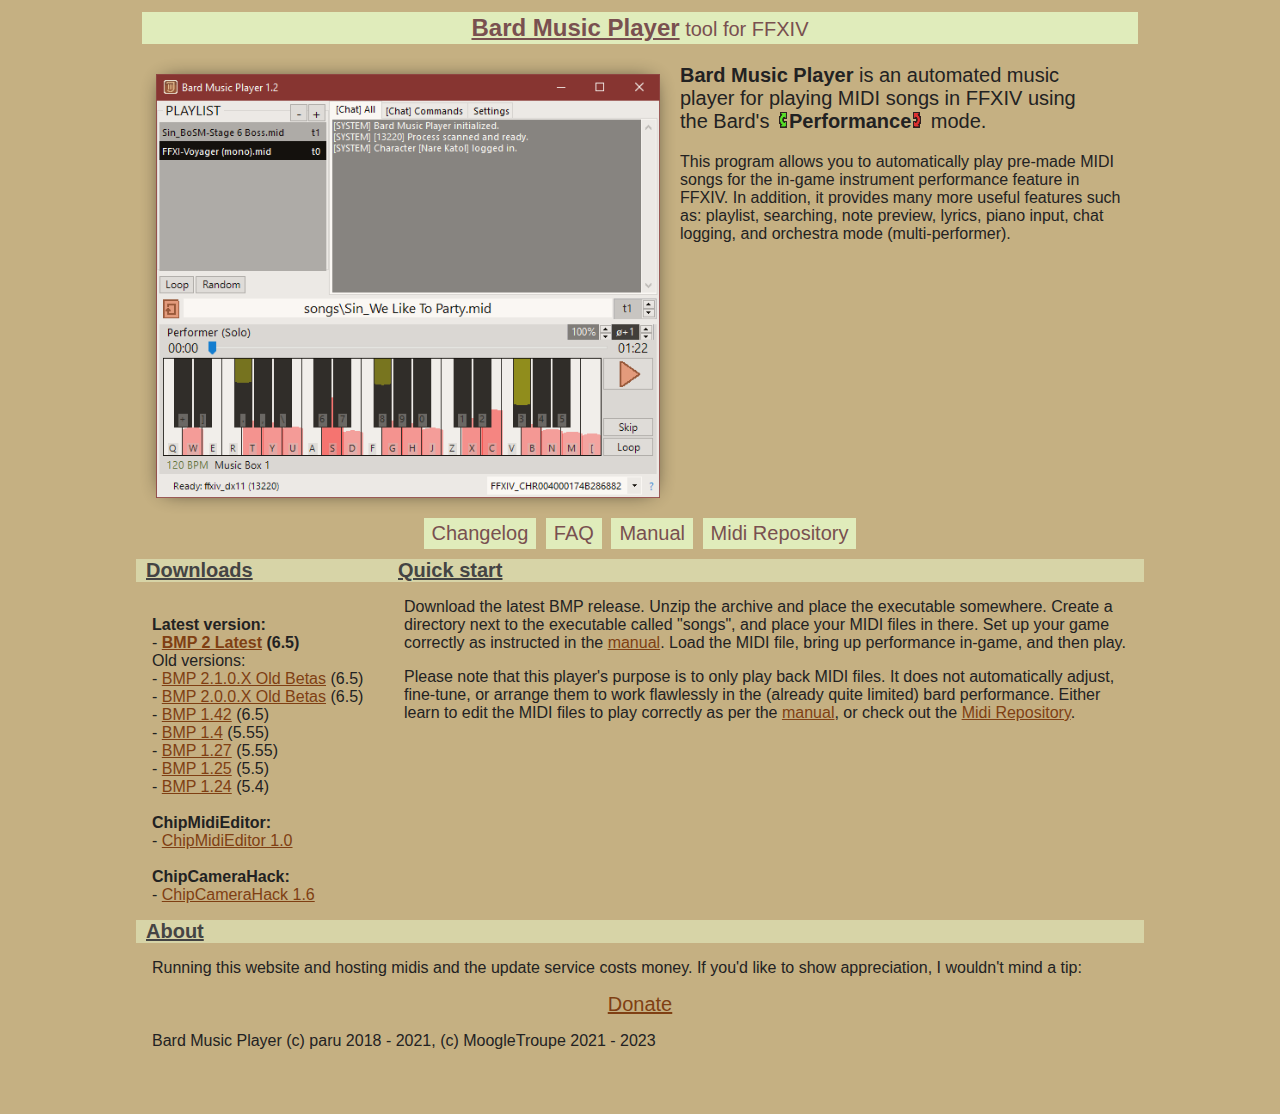
<file: index.html>
<!DOCTYPE html>
<html>
	<head>
		<meta name="theme-color" content="#222" />
		<meta name="viewport" content="width=device-width, initial-scale=1.0, user-scalable=yes"/>
		<meta http-equiv="Content-Type" content="text/html; charset=utf-8" />
		<meta charset="utf-8" />
		<link href="style.css" rel="stylesheet"></link>
		<link rel="icon" type="image/png" href="bmpicon.png" />
		<title>Bard Music Player for FFXIV</title>
		<meta property="og:title" content="Bard Music Player for FFXIV">
		<meta property="og:image" content="https://bardmusicplayer.com/bmpicon.png">
		<meta property="og:description" content="Helping bards perform since 2017!">

<script>
window.addEventListener("load", function(e) {
	var blinky = document.getElementById("blinky");
	setInterval(function() {
		var rgb = "rgb(" + Math.floor(Math.random() * 180)
			+ "," + Math.floor(Math.random() * 180) + ","
			+ Math.floor(Math.random() * 180) + ")";
		if(blinky) {
			blinky.style.color = rgb;
		}
	}, 100);
});
</script>
	</head>
	<body>
		<div class="content">
			<div class="title"><b>Bard Music Player</b> tool for FFXIV</div>
			<img class="showcase" style="float:left;max-width:50%;" src="bmp.png"/>

			<p class="showcase" style="font-size:20px"><b>Bard Music Player</b> is an automated music player for playing MIDI songs in FFXIV using the Bard's <i>Performance</i> mode.</p>

			<p>This program allows you to automatically play pre-made MIDI songs for the in-game instrument performance feature in FFXIV. In addition, it provides many more useful features such as: playlist, searching, note preview, lyrics, piano input, chat logging, and orchestra mode (multi-performer).</p>
			
			<iframe src="https://discordapp.com/widget?id=476802720922206209&theme=dark" width="450" height="200" allowtransparency="true" frameborder="0"></iframe>
			<div style="clear:both;height:0px;"></div>
			<div class="minimenu">
				<a class="entry" href="changelog.html">Changelog</a>
				<a class="entry" href="faq.html">FAQ</a>
				<a class="entry" href="manual.html">Manual</a>
				<a class="entry" href="https://songs.bardmusicplayer.com">Midi Repository</a>
			</div>
			<div class="splitpanel">

			<div style="width:25%">
				<h4>Downloads</h4>
				<p>
				        <br/><b>Latest version:</b>
					<br/>- <b><a href="https://dl.bardmusicplayer.com/bmp/2.1/BardMusicPlayer2.exe">BMP 2 Latest</a> (6.5)</b>
					<br/>Old versions:
                                        <br/>- <a href="https://package.bardmusicplayer.com/bmp2/">BMP 2.1.0.X Old Betas</a> (6.5)
                                        <br/>- <a href="https://dl.bardmusicplayer.com/bmp/2/">BMP 2.0.0.X Old Betas</a> (6.5)
					<br/>- <a href="https://dl.bardmusicplayer.com/bmp/legacy/FFBardMusicPlayer_1.42.zip">BMP 1.42</a> (6.5)
					<br/>- <a href="https://dl.bardmusicplayer.com/bmp/legacy/FFBardMusicPlayer_1.4.zip">BMP 1.4</a> (5.55)
					<br/>- <a href="https://dl.bardmusicplayer.com/bmp/legacy/FFBardMusicPlayer_1.27.zip">BMP 1.27</a> (5.55)
					<br/>- <a href="https://dl.bardmusicplayer.com/bmp/legacy/FFBardMusicPlayer_1.25.zip">BMP 1.25</a> (5.5)
					<br/>- <a href="https://dl.bardmusicplayer.com/bmp/legacy/FFBardMusicPlayer_1.24.zip">BMP 1.24</a> (5.4)
					<br/>
					<br/><b>ChipMidiEditor:</b>
					<br/>- <a href="https://dl.bardmusicplayer.com/chipmidieditor/ChipMidiEditor-1.0.0-Setup.exe.zip">ChipMidiEditor 1.0</a>
					<br/>
					<br/><b>ChipCameraHack:</b>
					<br/>- <a href="https://github.com/BardMusicPlayer/ChipCameraHack/releases/download/v1.6/CameraHackTool-v1.6.zip">ChipCameraHack 1.6</a>
				</p>
			</div>
			<div>
				<h4>Quick start</h4>
				<p>Download the latest BMP release. Unzip the archive and place the executable somewhere. Create a directory next to the executable called "songs", and place your MIDI files in there. Set up your game correctly as instructed in the <a href="manual.html">manual</a>. Load the MIDI file, bring up performance in-game, and then play.</p>
				<p>Please note that this player's purpose is to only play back MIDI files. It does not automatically adjust, fine-tune, or arrange them to work flawlessly in the (already quite limited) bard performance. Either learn to edit the MIDI files to play correctly as per the <a href="manual.html">manual</a>, or check out the <a href="https://songs.bardmusicplayer.com/">Midi Repository</a>.</p>
			</div>
			</div>
			<!--<h4>Community tutorials and links</h4>
			<ul class="linkdump" style="text-align:center">
				<li><a href="https://reddit.com/r/ffxivperformances" target="_blank">/r/ffxivperformances</a> Performance community</li>
				<li><a href="https://github.com/BardMusicPlayer/bardmusicplayer" target="_blank">Bard Music Player source code</a> on GitHub</li>
			</ul>
			<div>
			<ul class="linkdump">
				<li><a href="https://fatcatchronicles.com/bard-music-player/" target="_blank">My interview with Fat Cat Chronicles - Bard Music Player</a>
				<li><a href="https://www.youtube.com/watch?v=LJIjevBUYd4" target="_blank">How to Unlock Bard Performance and Play Midi Files in Final Fantasy XIV</a>
				<li><a href="https://aywren.com/2018/10/22/ffxiv-bard-music-performance-in-eorzea/" target="_blank">Aywren - FFXIV: Bard Music Performance in Eorzea</a>
				<li><a href="https://twitter.com/i/moments/1062695683038240773" target="_blank">[日本語] Logue - Japanese guide to Bard Music Player (1.01)</a>
				<li><a href="https://docs.google.com/document/d/1EL4Q10PsbKjx4Zby_NblOp6hKQS6R042aWsjMm9XeE4/edit" target="_blank">[한국어] CocoPomel - Korean guide to Bard Music Player</a>
				<li><a href="https://docs.google.com/presentation/d/1Fei3WL8TciD0OPqbGWts7hrLXpJUM9uGOA121x2yZwQ/edit?usp=sharing" target="_blank">callmeki - Using MML to edit midi for FFXIV Bard Music Player</a>
			</ul>
			</div>-->

			<h4>About</h4>

			<p>Running this website and hosting midis and the update service costs money. If you'd like to show appreciation, I wouldn't mind a tip:</p>
			<!--<div class="announcement">
			As a thanks for your donation, you'll receive a special theme in BMP!
			<br/>Include your character name and world in to the donation message.
			</div>-->
			<div id="donate">
			<a href="https://discord.com/servers/bard-music-player-476802720922206209">Donate</a>
			</div>
			<p>Bard Music Player (c) paru 2018 - 2021, (c) MoogleTroupe 2021 - 2023</p>
			<br/><br/>
		</div>
	</body>
</html>
</file>
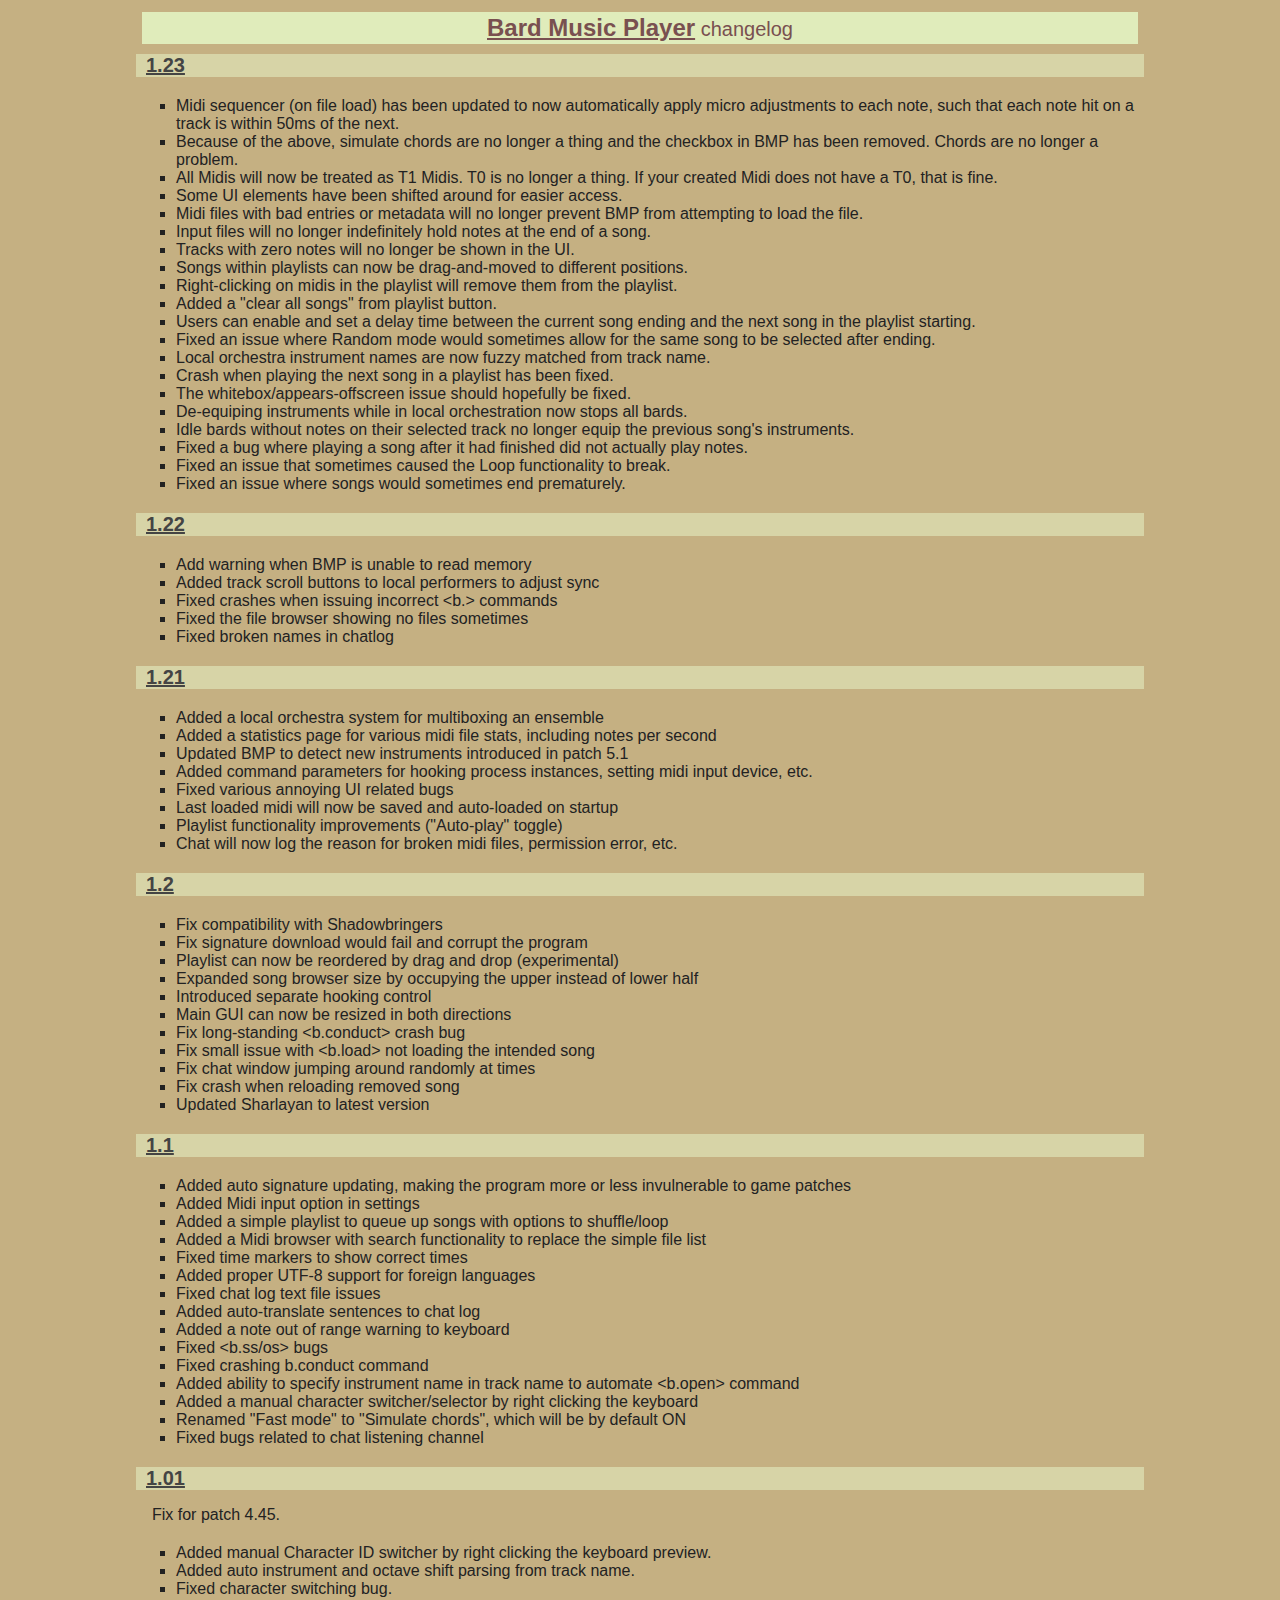
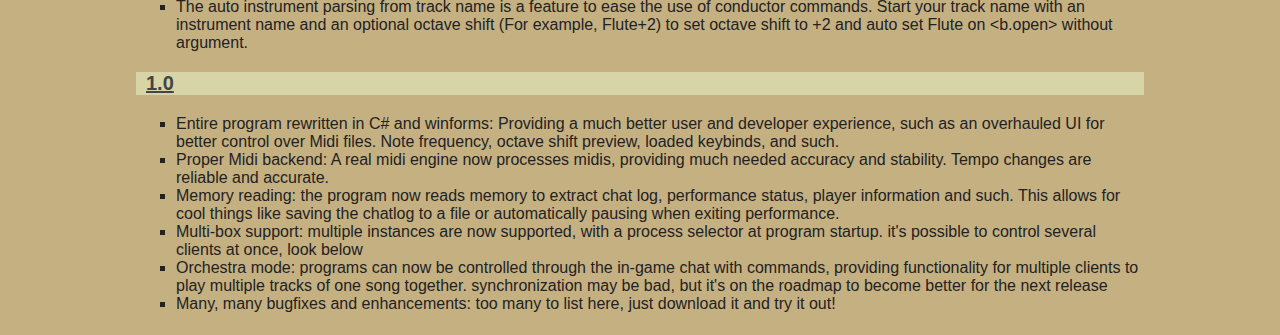
<file: changelog.html>
<!DOCTYPE html>
<html>
	<head>
		<meta name="theme-color" content="#222" />
		<meta name="viewport" content="width=device-width, initial-scale=1.0, user-scalable=yes"/>
		<meta http-equiv="Content-Type" content="text/html; charset=utf-8" />
		<meta charset="utf-8" />
		<link href="style.css" rel="stylesheet"></link>
		<link rel="icon" type="image/png" href="bmpicon.png" />
		<title>Bard Music Player for FFXIV</title>
		<meta property="og:title" content="Bard Music Player for FFXIV">
		<meta property="og:image" content="https://bardmusicplayer.com/bmpicon.png">
		<meta property="og:description" content="Helping bards perform since 2017!">
	</head>
	<body>
		<div class="content">
			<div class="title"><b>Bard Music Player</b> changelog</div>
			<h4>1.23</h4>
			<ul>
				<li>Midi sequencer (on file load) has been updated to now automatically apply micro adjustments to each note, such that each note hit on a track is within 50ms of the next.
				<li>Because of the above, simulate chords are no longer a thing and the checkbox in BMP has been removed. Chords are no longer a problem.
				<li>All Midis will now be treated as T1 Midis. T0 is no longer a thing. If your created Midi does not have a T0, that is fine.
				<li>Some UI elements have been shifted around for easier access.
				<li>Midi files with bad entries or metadata will no longer prevent BMP from attempting to load the file.
				<li>Input files will no longer indefinitely hold notes at the end of a song.
				<li>Tracks with zero notes will no longer be shown in the UI.
				<li>Songs within playlists can now be drag-and-moved to different positions.
				<li>Right-clicking on midis in the playlist will remove them from the playlist.
				<li>Added a "clear all songs" from playlist button.
				<li>Users can enable and set a delay time between the current song ending and the next song in the playlist starting.
				<li>Fixed an issue where Random mode would sometimes allow for the same song to be selected after ending.
				<li>Local orchestra instrument names are now fuzzy matched from track name.
				<li>Crash when playing the next song in a playlist has been fixed.
				<li>The whitebox/appears-offscreen issue should hopefully be fixed.
				<li>De-equiping instruments while in local orchestration now stops all bards.
				<li>Idle bards without notes on their selected track no longer equip the previous song's instruments.
				<li>Fixed a bug where playing a song after it had finished did not actually play notes.
				<li>Fixed an issue that sometimes caused the Loop functionality to break.
				<li>Fixed an issue where songs would sometimes end prematurely.

			</ul>

			<h4>1.22</h4>
			<ul>
				<li>Add warning when BMP is unable to read memory
				<li>Added track scroll buttons to local performers to adjust sync
				<li>Fixed crashes when issuing incorrect &lt;b.&gt; commands
				<li>Fixed the file browser showing no files sometimes
				<li>Fixed broken names in chatlog
			</ul>
			<h4>1.21</h4>
			<ul>
				<li>Added a local orchestra system for multiboxing an ensemble
				<li>Added a statistics page for various midi file stats, including notes per second
				<li>Updated BMP to detect new instruments introduced in patch 5.1
				<li>Added command parameters for hooking process instances, setting midi input device, etc.
				<li>Fixed various annoying UI related bugs
				<li>Last loaded midi will now be saved and auto-loaded on startup
				<li>Playlist functionality improvements ("Auto-play" toggle)
				<li>Chat will now log the reason for broken midi files, permission error, etc.
			</ul>
			<h4>1.2</h4>
			<ul>
				<li>Fix compatibility with Shadowbringers
				<li>Fix signature download would fail and corrupt the program
				<li>Playlist can now be reordered by drag and drop (experimental)
				<li>Expanded song browser size by occupying the upper instead of lower half
				<li>Introduced separate hooking control
				<li>Main GUI can now be resized in both directions
				<li>Fix long-standing &lt;b.conduct&gt; crash bug
				<li>Fix small issue with &lt;b.load&gt; not loading the intended song
				<li>Fix chat window jumping around randomly at times
				<li>Fix crash when reloading removed song
				<li>Updated Sharlayan to latest version

			</ul>

			<h4>1.1</h4>
			<ul>
				<li>Added auto signature updating, making the program more or less invulnerable to game patches</li>
				<li>Added Midi input option in settings</li>
				<li>Added a simple playlist to queue up songs with options to shuffle/loop</li>
				<li>Added a Midi browser with search functionality to replace the simple file list</li>
				<li>Fixed time markers to show correct times</li>
				<li>Added proper UTF-8 support for foreign languages</li>
				<li>Fixed chat log text file issues</li>
				<li>Added auto-translate sentences to chat log</li>
				<li>Added a note out of range warning to keyboard</li>
				<li>Fixed &lt;b.ss/os&gt; bugs</li>
				<li>Fixed crashing b.conduct command</li>
				<li>Added ability to specify instrument name in track name to automate &lt;b.open&gt; command</li>
				<li>Added a manual character switcher/selector by right clicking the keyboard</li>
				<li>Renamed "Fast mode" to "Simulate chords", which will be by default ON</li>
				<li>Fixed bugs related to chat listening channel</li>
			</ul>

			<h4>1.01</h4>
			<p>Fix for patch 4.45.</p>
			<ul>
				<li>Added manual Character ID switcher by right clicking the keyboard preview.</li>
				<li>Added auto instrument and octave shift parsing from track name.</li>
				<li>Fixed character switching bug.</li>
				<li>The auto instrument parsing from track name is a feature to ease the use of conductor commands. Start your track name with an instrument name and an optional octave shift (For example, Flute+2) to set octave shift to +2 and auto set Flute on &lt;b.open&gt; without argument.</li>
			</ul>
			<h4>1.0</h4>
			<ul>
				<li>Entire program rewritten in C# and winforms: Providing a much better user and developer experience, such as an overhauled UI for better control over Midi files. Note frequency, octave shift preview, loaded keybinds, and such.</li>
				<li>Proper Midi backend: A real midi engine now processes midis, providing much needed accuracy and stability. Tempo changes are reliable and accurate.</li>
				<li>Memory reading: the program now reads memory to extract chat log, performance status, player information and such. This allows for cool things like saving the chatlog to a file or automatically pausing when exiting performance.</li>
				<li>Multi-box support: multiple instances are now supported, with a process selector at program startup. it's possible to control several clients at once, look below</li>
				<li>Orchestra mode: programs can now be controlled through the in-game chat with commands, providing functionality for multiple clients to play multiple tracks of one song together. synchronization may be bad, but it's on the roadmap to become better for the next release</li>
				<li>Many, many bugfixes and enhancements: too many to list here, just download it and try it out!</li>

			</p>
		</div>
	</body>
</html>
</file>
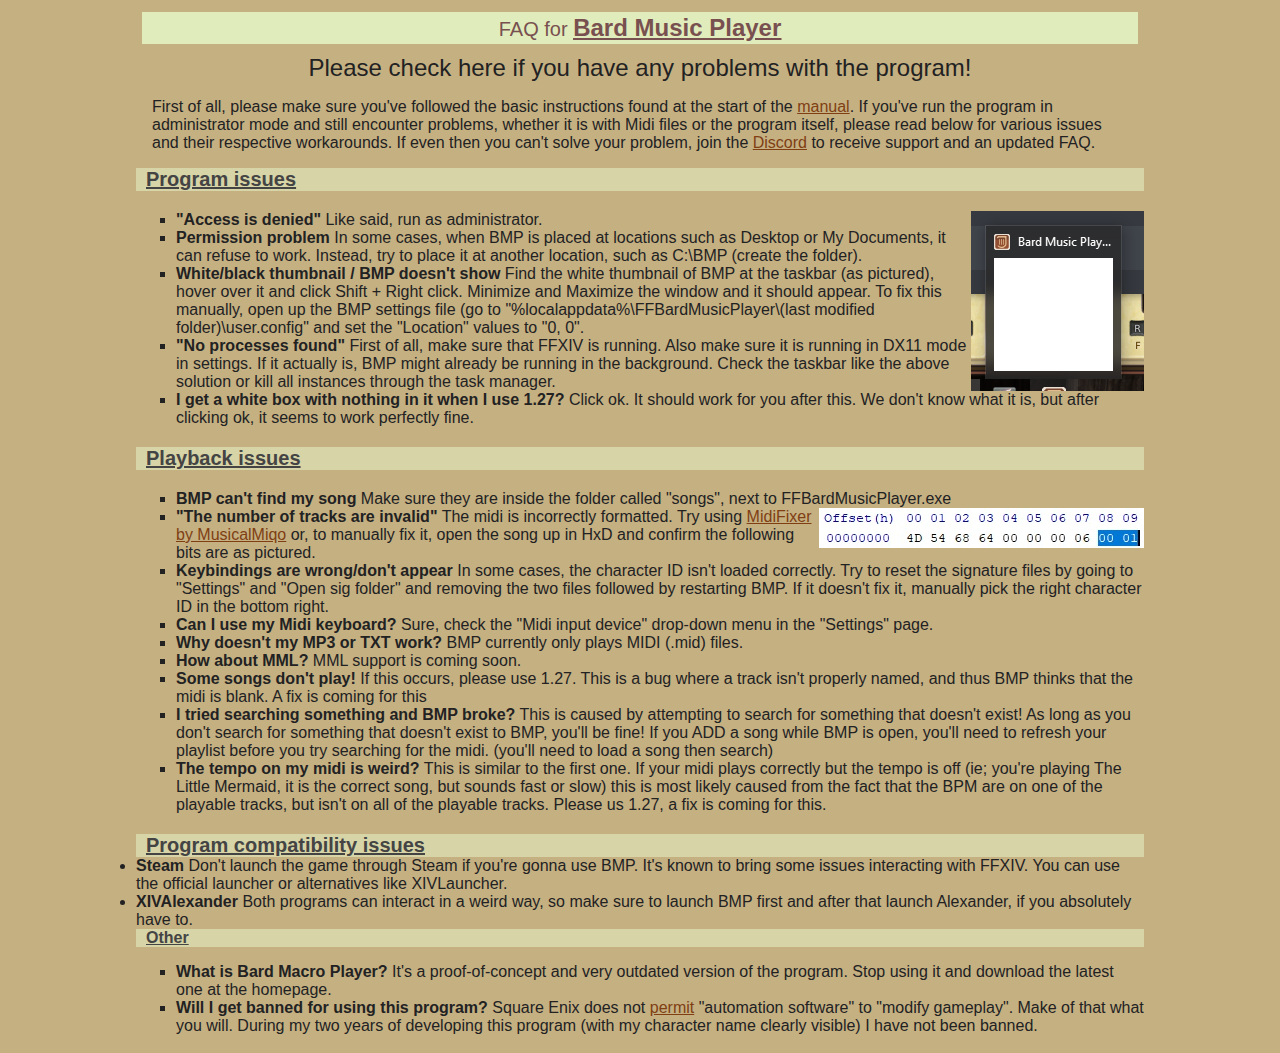
<file: faq.html>
<!DOCTYPE html>
<html>
	<head>
		<meta name="theme-color" content="#222" />
		<meta name="viewport" content="width=device-width, initial-scale=1.0, user-scalable=yes"/>
		<meta http-equiv="Content-Type" content="text/html; charset=utf-8" />
		<meta charset="utf-8" />
		<link href="style.css" rel="stylesheet"></link>
		<link rel="icon" type="image/png" href="bmpicon.png" />
		<title>FAQ for Bard Music Player</title>
		<meta property="og:title" content="Bard Music Player for FFXIV">
		<meta property="og:image" content="https://bardmusicplayer.com/bmpicon.png">
		<meta property="og:description" content="Helping bards perform since 2017!">
	</head>
	<body>
		<div class="content">
			<div class="title">FAQ for <b><a href="/" style="color:inherit;">Bard Music Player</a></b></div>
			<h3>Please check here if you have any problems with the program!</h3>
			<p>First of all, please make sure you've followed the basic instructions found at the start of the <a href="manual.html">manual</a>. If you've run the program in administrator mode and still encounter problems, whether it is with Midi files or the program itself, please read below for various issues and their respective workarounds. If even then you can't solve your problem, join the <a href="https://discord.gg/mncXkGG">Discord</a> to receive support and an updated FAQ.</p>
			<h4>Program issues</h4>
			<ul>
				<img src="Whitescreen.png" style="float:right"></img>
				<li><b>"Access is denied"</b> Like said, run as administrator.</li>
				<li><b>Permission problem</b> In some cases, when BMP is placed at locations such as Desktop or My Documents, it can refuse to work. Instead, try to place it at another location, such as C:\BMP (create the folder).</li>
				<li><b>White/black thumbnail / BMP doesn't show</b> Find the white thumbnail of BMP at the taskbar (as pictured), hover over it and click Shift + Right click. Minimize and Maximize the window and it should appear. To fix this manually, open up the BMP settings file (go to "%localappdata%\FFBardMusicPlayer\(last modified folder)\user.config" and set the "Location" values to "0, 0".</li>
				<li><b>"No processes found"</b> First of all, make sure that FFXIV is running. Also make sure it is running in DX11 mode in settings. If it actually is, BMP might already be running in the background. Check the taskbar like the above solution or kill all instances through the task manager.</li>
				<!--<li><b>Chinese/Korean client doesn't work</b> Korean/China client uses older versions of the game. Please use <a href="http://bardmusicplayer.com/chkr/signatures.json">older signatures</a> corresponding to their game version.-->
				<li><b>I get a white box with nothing in it when I use 1.27?</b> Click ok. It should work for you after this. We don't know what it is, but after clicking ok, it seems to work perfectly fine.
			</ul>
			<h4>Playback issues</h4>
			<ul>
				<li><b>BMP can't find my song</b> Make sure they are inside the folder called "songs", next to FFBardMusicPlayer.exe</li>
				<img src="Hxd.jpg" style="float:right"></img>
				<li><b>"The number of tracks are invalid"</b> The midi is incorrectly formatted. Try using <a href="https://github.com/MusicalMiqo/MidiFixer/releases/tag/1.1.0">MidiFixer by MusicalMiqo</a> or, to manually fix it, open the song up in HxD and confirm the following bits are as pictured.</li>
				<li><b>Keybindings are wrong/don't appear</b> In some cases, the character ID isn't loaded correctly. Try to reset the signature files by going to "Settings" and "Open sig folder" and removing the two files followed by restarting BMP. If it doesn't fix it, manually pick the right character ID in the bottom right.</li>
				<li><b>Can I use my Midi keyboard?</b> Sure, check the "Midi input device" drop-down menu in the "Settings" page.</li>
				<li><b>Why doesn't my MP3 or TXT work?</b> BMP currently only plays MIDI (.mid) files.</li>
				<li><b>How about MML?</b> MML support is coming soon.</li>
				<li><b>Some songs don't play!</b> If this occurs, please use 1.27. This is a bug where a track isn't properly named, and thus BMP thinks that the midi is blank. A fix is coming for this
				<li><b>I tried searching something and BMP broke?</b> This is caused by attempting to search for something that doesn't exist! As long as you don't search for something that doesn't exist to BMP, you'll be fine! If you ADD a song while BMP is open, you'll need to refresh your playlist before you try searching for the midi. (you'll need to load a song then search)
				<li><b>The tempo on my midi is weird?</b> This is similar to the first one. If your midi plays correctly but the tempo is off (ie; you're playing The Little Mermaid, it is the correct song, but sounds fast or slow) this is most likely caused from the fact that the BPM are on one of the playable tracks, but isn't on all of the playable tracks. Please us 1.27, a fix is coming for this.
			</ul>
			<h4>Program compatibility issues</h4>
				<li><b>Steam</b> Don't launch the game through Steam if you're gonna use BMP. It's known to bring some issues interacting with FFXIV. You can use the official launcher or alternatives like XIVLauncher.
				<li><b>XIVAlexander</b> Both programs can interact in a weird way, so make sure to launch BMP first and after that launch Alexander, if you absolutely have to. 
			<h4>Other</h4>
			<ul>
				<li><b>What is Bard Macro Player?</b> It's a proof-of-concept and very outdated version of the program. Stop using it and download the latest one at the homepage.</li>
				<li><b>Will I get banned for using this program?</b> Square Enix does not <a href="https://support.na.square-enix.com/rule.php?id=5382&la=1&tag=users_en" target="_blank">permit</a> "automation software" to "modify gameplay". Make of that what you will. During my two years of developing this program (with my character name clearly visible) I have not been banned.</li>
			</ul>
		</div>
	</body>
</html>
</file>
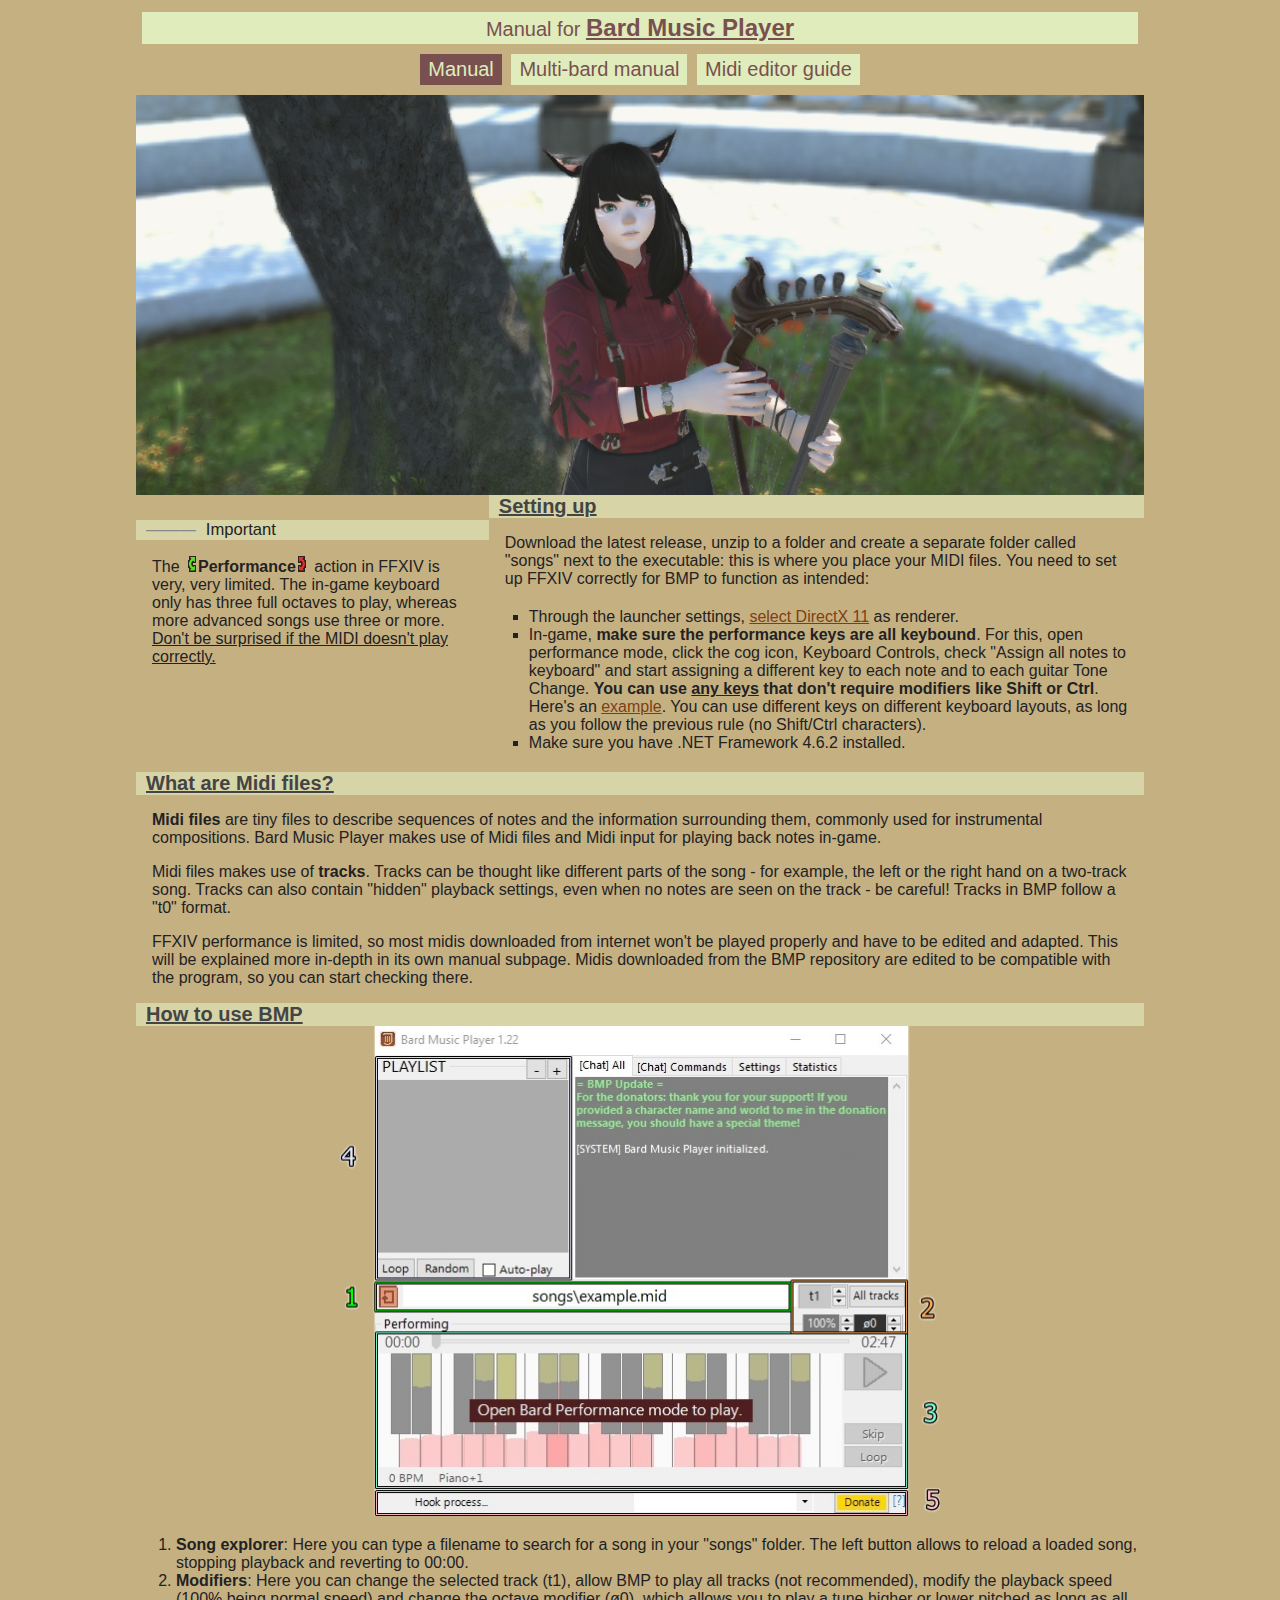
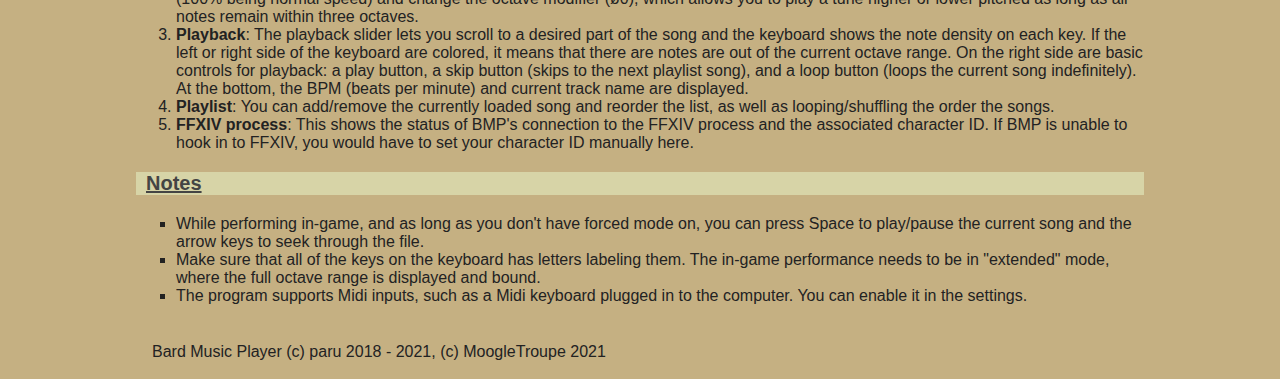
<file: manual.html>
<!DOCTYPE html>
<html>
	<head>
		<meta name="theme-color" content="#222" />
		<meta name="viewport" content="width=device-width, initial-scale=1.0, user-scalable=no"/>
		<meta http-equiv="Content-Type" content="text/html; charset=utf-8" />
		<meta charset="utf-8" />
		<link href="style.css" rel="stylesheet"></link>
		<link rel="icon" type="image/png" href="bmpicon.png" />
		<title>Manual for Bard Music Player</title>
		<meta property="og:title" content="Bard Music Player for FFXIV">
		<meta property="og:image" content="https://bardmusicplayer.com/bmpicon.png">
		<meta property="og:description" content="Helping bards perform since 2017!">
	</head>
	<body>
		<div class="content">
			<div class="title">Manual for <b><a href="/" style="color:inherit;">Bard Music Player</a></b></div>
			<div class="minimenu">
				<a class="entry selected" href="manual.html">Manual</a>
				<a class="entry" href="manual_multi.html">Multi-bard manual</a>
				<a class="entry" href="midi_editor.html">Midi editor guide</a>
			</div>

			<figure style="max-height:400px">
				<img width=1178 height=653 class="showcase" src="bmp-me.png"></img>
				<br/>
			</figure>
			<div style="clear:both"></div>
			<div class="splitpanel">
			<div style="width:35%;">
				<br/>
				<h5>Important</h5>
				<p>The <i>Performance</i> action in FFXIV is very, very limited. The in-game keyboard only has three full octaves to play, whereas more advanced songs use three or more.<br/>
				<u>Don't be surprised if the MIDI doesn't play correctly.</u></p>
			</div>
			<div>
				<h4>Setting up</h4>
				<p>Download the latest release, unzip to a folder and create a separate folder called "songs" next to the executable: this is where you place your MIDI files. You need to set up FFXIV correctly for BMP to function as intended:</p>
				<ul>
				<li>Through the launcher settings, <a href="dx11_settings.png" target="_blank">select DirectX 11</a> as renderer.
				<li>In-game, <b>make sure the performance keys are all keybound</b>. For this, open performance mode, click the cog icon, Keyboard Controls, check "Assign all notes to keyboard" and start assigning a different key to each note and to each guitar Tone Change. <b>You can use <u>any keys</u> that don't require modifiers like Shift or Ctrl</b>. Here's an <a href="perf_settings_guitar.png" target="_blank">example</a>. You can use different keys on different keyboard layouts, as long as you follow the previous rule (no Shift/Ctrl characters).
				<li>Make sure you have .NET Framework 4.6.2 installed.
				</ul>
			</div>
			</div>
			<h4>What are Midi files?</h4>
			<p><strong>Midi files</strong> are tiny files to describe sequences of notes and the information surrounding them, commonly used for instrumental compositions. Bard Music Player makes use of Midi files and Midi input for playing back notes in-game.</p>
			<p>Midi files makes use of <strong>tracks</strong>. Tracks can be thought like different parts of the song - for example, the left or the right hand on a two-track song. Tracks can also contain "hidden" playback settings, even when no notes are seen on the track - be careful! Tracks in BMP follow a "t0" format.</p>
			<p>FFXIV performance is limited, so most midis downloaded from internet won't be played properly and have to be edited and adapted. This will be explained more in-depth in its own manual subpage. Midis downloaded from the BMP repository are edited to be compatible with the program, so you can start checking there.</p>
			<h4>How to use BMP</h4>
			<figure>
				<img width=600 height=490 style="margin:0 auto;display:block;" src="bmp-tuts.png" alt="1, 2, 3, 4"></img>
			</figure>
			<ol>
				<li><b>Song explorer</b>: Here you can type a filename to search for a song in your "songs" folder. The left button allows to reload a loaded song, stopping playback and reverting to 00:00.</li>

				<li><b>Modifiers</b>: Here you can change the selected track (t1), allow BMP to play all tracks (not recommended), modify the playback speed (100% being normal speed) and change the octave modifier (ø0), which allows you to play a tune higher or lower pitched as long as all notes remain within three octaves.</li>

				<li><b>Playback</b>: The playback slider lets you scroll to a desired part of the song and the keyboard shows the note density on each key. If the left or right side of the keyboard are colored, it means that there are notes are out of the current octave range. On the right side are basic controls for playback: a play button, a skip button (skips to the next playlist song), and a loop button (loops the current song indefinitely). At the bottom, the BPM (beats per minute) and current track name are displayed.</li>

				<li><b>Playlist</b>: You can add/remove the currently loaded song and reorder the list, as well as looping/shuffling the order the songs.</li>

				<li><b>FFXIV process</b>: This shows the status of BMP's connection to the FFXIV process and the associated character ID. If BMP is unable to hook in to FFXIV, you would have to set your character ID manually here.</li>
			</ol>

			<h4>Notes</h4>
			<ul>
				<li>While performing in-game, and as long as you don't have forced mode on, you can press Space to play/pause the current song and the arrow keys to seek through the file. </li>
				<li>Make sure that all of the keys on the keyboard has letters labeling them. The in-game performance needs to be in "extended" mode, where the full octave range is displayed and bound.</li>
				<li>The program supports Midi inputs, such as a Midi keyboard plugged in to the computer. You can enable it in the settings.</li>
			</ul>

			<p><br/>Bard Music Player (c) paru 2018 - 2021, (c) MoogleTroupe 2021</p>
		</div>
	</body>
</html>
</file>
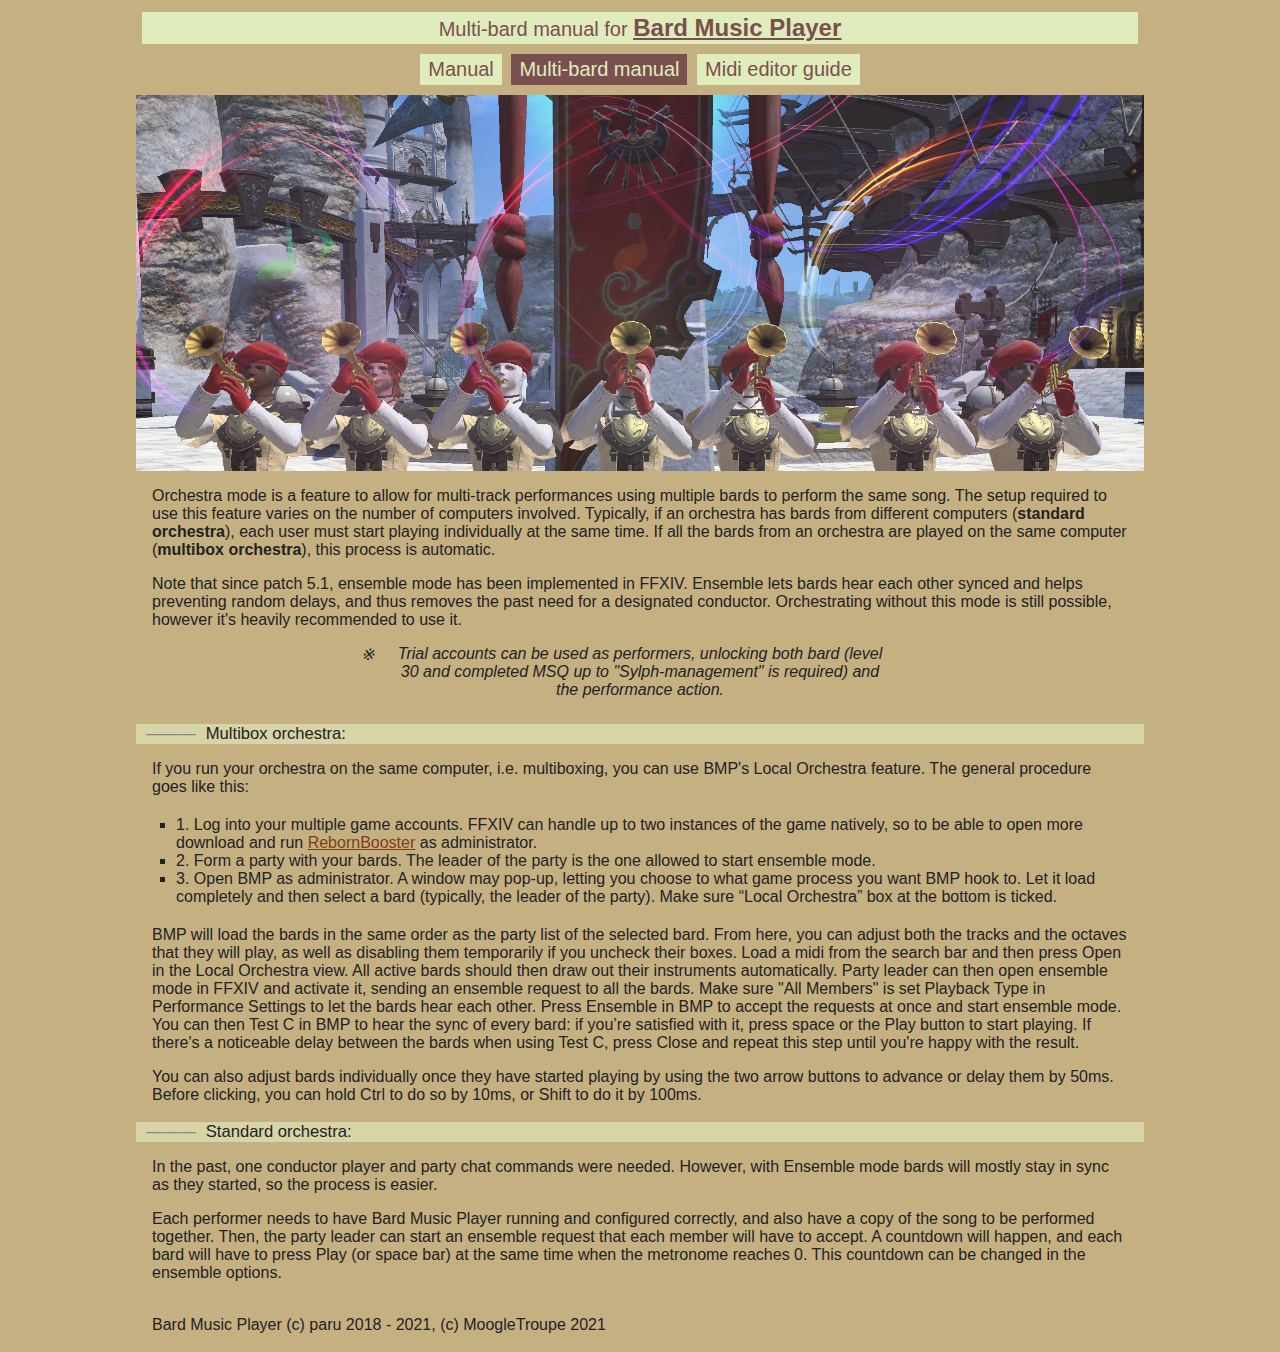
<file: manual_multi.html>
<!DOCTYPE html>
<html>
	<head>
		<meta name="theme-color" content="#222" />
		<meta name="viewport" content="width=device-width, initial-scale=1.0, user-scalable=no"/>
		<meta http-equiv="Content-Type" content="text/html; charset=utf-8" />
		<meta charset="utf-8" />
		<link href="style.css" rel="stylesheet"></link>
		<link rel="icon" type="image/png" href="bmpicon.png" />
		<title>Manual (advanced) for Bard Music Player</title>
		<meta property="og:title" content="Bard Music Player for FFXIV">
		<meta property="og:image" content="https://bardmusicplayer.com/bmpicon.png">
		<meta property="og:description" content="Helping bards perform since 2017!">
	</head>
	<body>
		<div class="content">
			<div class="title">Multi-bard manual for <b><a href="/" style="color:inherit;">Bard Music Player</a></b></div>
			<div class="minimenu">
				<a class="entry" href="manual.html">Manual</a>
				<a class="entry selected" href="manual_multi.html">Multi-bard manual</a>
				<a class="entry" href="midi_editor.html">Midi editor guide</a>
			</div>
			<figure>
			<img class="showcase" src="bmp-multi.png"></img>
			</figure>

			<p>Orchestra mode is a feature to allow for multi-track performances using multiple bards to perform the same song. The setup required to use this feature varies on the number of computers involved.
			Typically, if an orchestra has bards from different computers (<b>standard orchestra</b>), each user must start playing individually at the same time. If all the bards from an orchestra are played on the same computer (<b>multibox orchestra</b>), this process is automatic.</p>

			<p>Note that since patch 5.1, ensemble mode has been implemented in FFXIV. Ensemble lets bards hear each other synced and helps preventing random delays, and thus removes the past need for a designated conductor. Orchestrating without this mode is still possible, however it's heavily recommended to use it.</p>
			
			<p class="note">Trial accounts can be used as performers, unlocking both bard (level 30 and completed MSQ up to "Sylph-management" is required) and the performance action.</p>
			<br/>

			<h5>Multibox orchestra:</h5>
			<p>If you run your orchestra on the same computer, i.e. multiboxing, you can use BMP's Local Orchestra feature. The general procedure goes like this:</p>
			<ul>
				<li>1. Log into your multiple game accounts. FFXIV can handle up to two instances of the game natively, so to be able to open more download and run <a href="https://www.thebuddyforum.com/threads/run-more-then-2-copies-of-ff14-at-a-time-rebornbooster.185011/" target="_blank">RebornBooster</a> as administrator.</li>
				<li>2. Form a party with your bards. The leader of the party is the one allowed to start ensemble mode.</li>
				<li>3. Open BMP as administrator. A window may pop-up, letting you choose to what game process you want BMP hook to. Let it load completely and then select a bard (typically, the leader of the party). Make sure “Local Orchestra” box at the bottom is ticked.</li>
			</ul>

			<p>BMP will load the bards in the same order as the party list of the selected bard. From here, you can adjust both the tracks and the octaves that they will play, as well as disabling them temporarily if you uncheck their boxes. Load a midi from the search bar and then press Open in the Local Orchestra view. All active bards should then draw out their instruments automatically. Party leader can then open ensemble mode in FFXIV and activate it, sending an ensemble request to all the bards. Make sure "All Members" is set Playback Type in Performance Settings to let the bards hear each other. Press Ensemble in BMP to accept the requests at once and start ensemble mode. You can then Test C in BMP to hear the sync of every bard: if you’re satisfied with it, press space or the Play button to start playing. If there's a noticeable delay between the bards when using Test C, press Close and repeat this step until you're happy with the result.</p>
			<p>You can also adjust bards individually once they have started playing by using the two arrow buttons to advance or delay them by 50ms. Before clicking, you can hold Ctrl to do so by 10ms, or Shift to do it by 100ms.</p>
			<div class="splitpanel">
			<div style="width:48%">

			<h5>Standard orchestra:</h5>
			<p>In the past, one conductor player and party chat commands were needed. However, with Ensemble mode bards will mostly stay in sync as they started, so the process is easier.</p>
			<p>Each performer needs to have Bard Music Player running and configured correctly, and also have a copy of the song to be performed together. Then, the party leader can start an ensemble request that each member will have to accept. A countdown will happen, and each bard will have to press Play (or space bar) at the same time when the metronome reaches 0. This countdown can be changed in the ensemble options.</p>


			<p><br/>Bard Music Player (c) paru 2018 - 2021, (c) MoogleTroupe 2021</p>
		</div>
	</body>
</html>
</file>
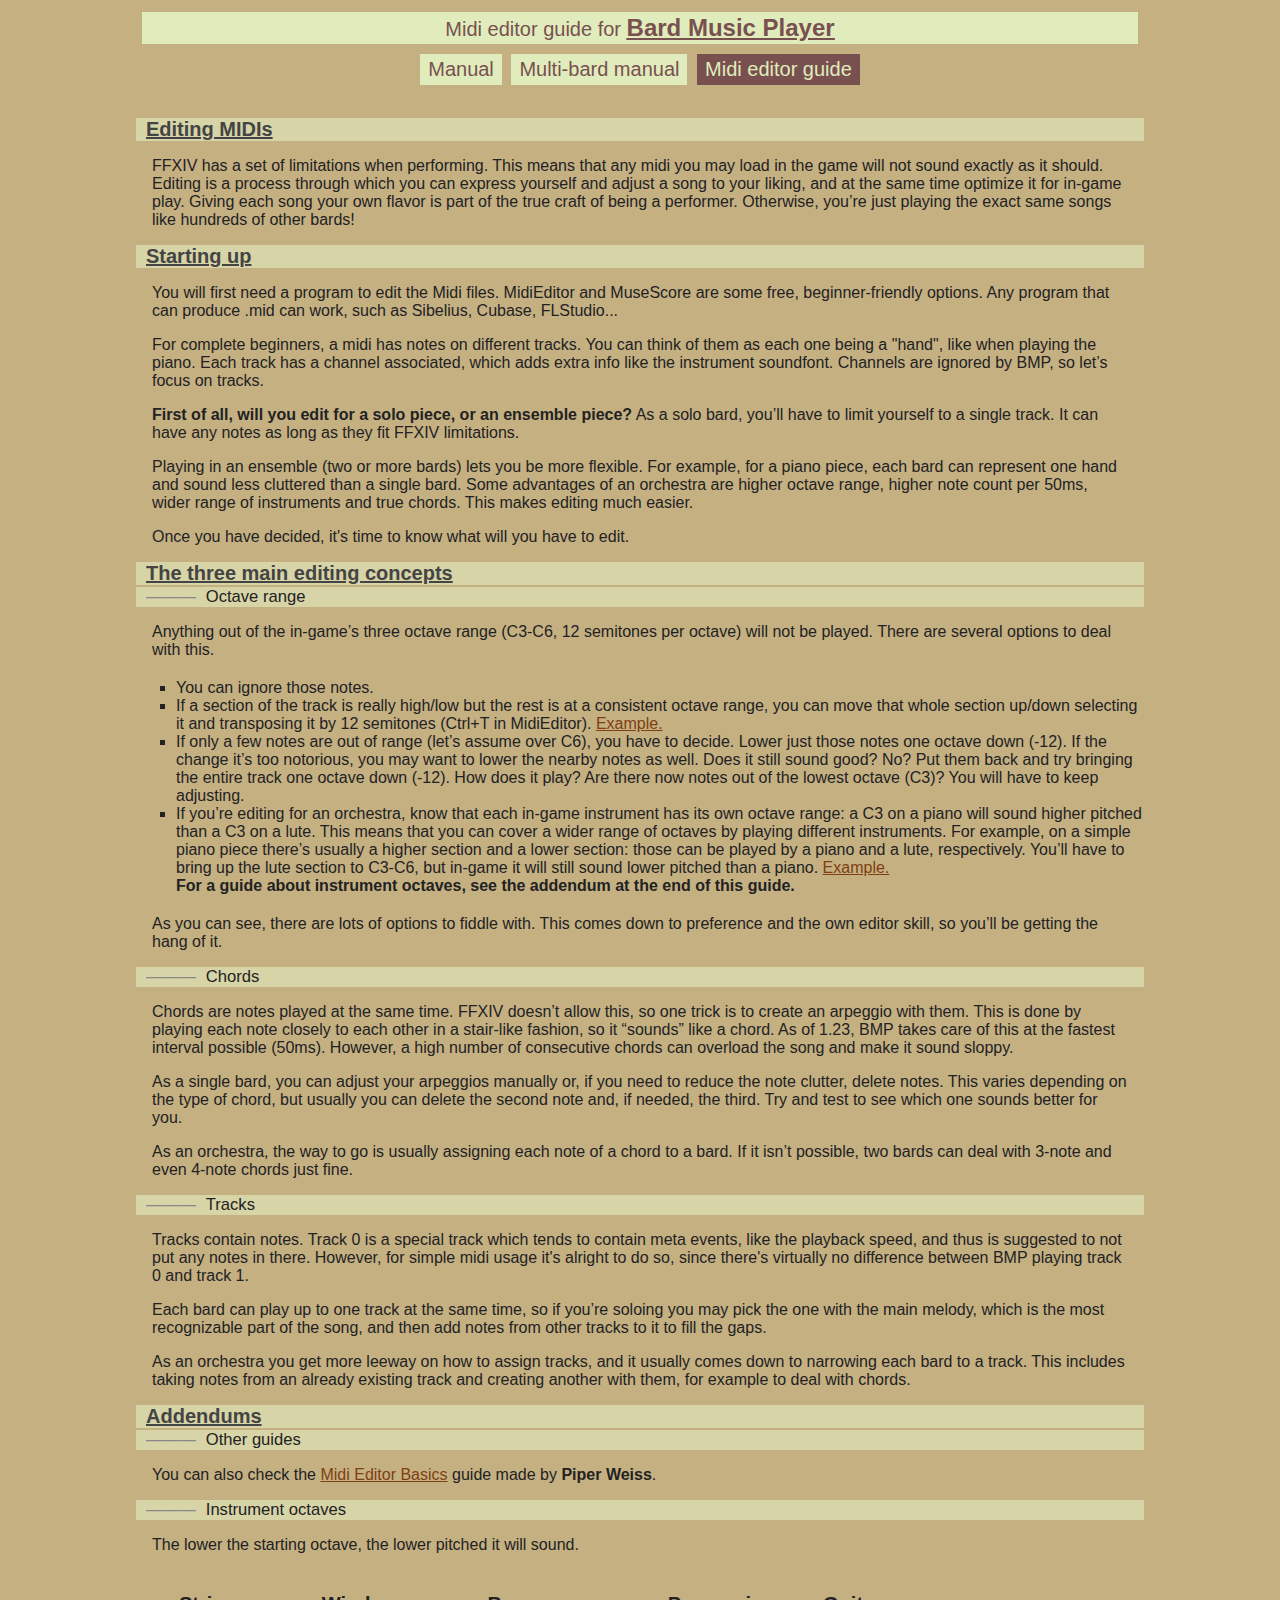
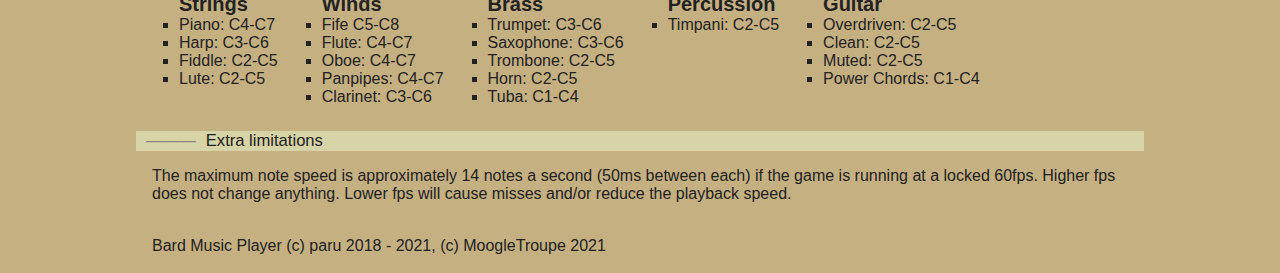
<file: midi_editor.html>
<!DOCTYPE html>
<html>
	<head>
		<meta name="theme-color" content="#222" />
		<meta name="viewport" content="width=device-width, initial-scale=1.0, user-scalable=no"/>
		<meta http-equiv="Content-Type" content="text/html; charset=utf-8" />
		<meta charset="utf-8" />
		<link href="style.css" rel="stylesheet"></link>
		<link rel="icon" type="image/png" href="bmpicon.png" />
		<title>Manual for Bard Music Player</title>
		<meta property="og:title" content="Bard Music Player for FFXIV">
		<meta property="og:image" content="https://bardmusicplayer.com/bmpicon.png">
		<meta property="og:description" content="Helping bards perform since 2017!">
	</head>
	<body>
		<div class="content">
			<div class="title">Midi editor guide for <b><a href="/" style="color:inherit;">Bard Music Player</a></b></div>
			<div class="minimenu">
				<a class="entry" href="manual.html">Manual</a>
				<a class="entry" href="manual_multi.html">Multi-bard manual</a>
				<a class="entry selected" href="midi_editor.html">Midi editor guide</a>
			</div>
			<div style="clear:both"></div>
				<br/>
				<h4>Editing MIDIs</h4>
				<p>FFXIV has a set of limitations when performing. This means that any midi you may load in the game will not sound exactly as it should. Editing is a process through which you can express yourself and adjust a song to your liking, and at the same time optimize it for in-game play. Giving each song your own flavor is part of the true craft of being a performer. Otherwise, you’re just playing the exact same songs like hundreds of other bards!</>

<h4>Starting up</h4>
<p>You will first need a program to edit the Midi files. MidiEditor and MuseScore are some free, beginner-friendly options. Any program that can produce .mid can work, such as Sibelius, Cubase, FLStudio...</p>

<p>For complete beginners, a midi has notes on different tracks. You can think of them as each one being a "hand", like when playing the piano. Each track has a channel associated, which adds extra info like the instrument soundfont. Channels are ignored by BMP, so let’s focus on tracks.</p>

<p><b>First of all, will you edit for a solo piece, or an ensemble piece?</b> As a solo bard, you’ll have to limit yourself to a single track. It can have any notes as long as they fit FFXIV limitations.</p>
<p>Playing in an ensemble (two or more bards) lets you be more flexible. For example, for a piano piece, each bard can represent one hand and sound less cluttered than a single bard. Some advantages of an orchestra are higher octave range, higher note count per 50ms, wider range of instruments and true chords. This makes editing much easier.
</p>

<p>Once you have decided, it's time to know what will you have to edit.</p>

<h4>The three main editing concepts</h4>
<h5>Octave range</h5>
<p>Anything out of the in-game’s three octave range (C3-C6, 12 semitones per octave) will not be played. There are several options to deal with this.</p>
<ul>
	<li>You can ignore those notes.
		<li>If a section of the track is really high/low but the rest is at a consistent octave range, you can move that whole section up/down selecting it and transposing it by 12 semitones (Ctrl+T in MidiEditor). <a href="example1.png" target="_blank">Example.</a>
	<li> If only a few notes are out of range (let’s assume over C6), you have to decide. Lower just those notes one octave down (-12). If the change it’s too notorious, you may want to lower the nearby notes as well. Does it still sound good? No? Put them back and try bringing the entire track one octave down (-12). How does it play?  Are there now notes out of the lowest octave (C3)? You will have to keep adjusting.
	<li>If you’re editing for an orchestra, know that each in-game instrument has its own octave range: a C3 on a piano will sound higher pitched than a C3 on a lute. This means that you can cover a wider range of octaves by playing different instruments. For example, on a simple piano piece there’s usually a higher section and a lower section: those can be played by a piano and a lute, respectively. You’ll have to bring up the lute section to C3-C6, but in-game it will still sound lower pitched than a piano. <a href="example2.png" target="_blank">Example.</a>
	<br><b>For a guide about instrument octaves, see the addendum at the end of this guide.</b>
</ul>
<p>As you can see, there are lots of options to fiddle with. This comes down to preference and the own editor skill, so you’ll be getting the hang of it.</p>
<h5>Chords</h5>
<p>Chords are notes played at the same time. FFXIV doesn’t allow this, so one trick is to create an arpeggio with them. This is done by playing each note closely to each other in a stair-like fashion, so it “sounds” like a chord. As of 1.23, BMP takes care of this at the fastest interval possible (50ms). However, a high number of consecutive chords can overload the song and make it sound sloppy.</p>
<p>As a single bard, you can adjust your arpeggios manually or, if you need to reduce the note clutter, delete notes. This varies depending on the type of chord, but usually you can delete the second note and, if needed, the third. Try and test to see which one sounds better for you.</p>
<p>As an orchestra, the way to go is usually assigning each note of a chord to a bard. If it isn’t possible, two bards can deal with 3-note and even 4-note chords just fine.</p>
<h5>Tracks</h5>
<p>Tracks contain notes. Track 0 is a special track which tends to contain meta events, like the playback speed, and thus is suggested to not put any notes in there. However, for simple midi usage it's alright to do so, since there's virtually no difference between BMP playing track 0 and track 1.</p>
<p>Each bard can play up to one track at the same time, so if you’re soloing you may pick the one with the main melody, which is the most recognizable part of the song, and then add notes from other tracks to it to fill the gaps.</p>
<p>As an orchestra you get more leeway on how to assign tracks, and it usually comes down to narrowing each bard to a track. This includes taking notes from an already existing track and creating another with them, for example to deal with chords.</p>

<h4>Addendums</h4>
<h5>Other guides</h5>
	<p>You can also check the <a href="https://bit.ly/3rZNkvE" target="_blank">Midi Editor Basics</a> guide made by <strong>Piper Weiss</strong>.</p>
<h5>Instrument octaves</h5>
<p>The lower the starting octave, the lower pitched it will sound.</p>
<table>
	<tr valign="top">
		<td>
<ul><strong>Strings</strong>
	<li>Piano: C4-C7
	<li>Harp: C3-C6
	<li>Fiddle: C2-C5
	<li>Lute: C2-C5
</ul>
		</td>
		<td>
<ul><strong>Winds</strong>
	<li>Fife C5-C8
	<li>Flute: C4-C7
	<li>Oboe: C4-C7
	<li>Panpipes: C4-C7
	<li>Clarinet: C3-C6
</ul>
		</td>
		<td>
<ul><strong>Brass</strong>
	<li>Trumpet: C3-C6
	<li>Saxophone: C3-C6
	<li>Trombone: C2-C5
	<li>Horn: C2-C5
	<li>Tuba: C1-C4
</ul>
		</td>
		<td>
<ul><strong>Percussion</strong>
	<li>Timpani: C2-C5
</ul>
		</td>
		<td>
<ul><strong>Guitar</strong>
	<li>Overdriven: C2-C5
	<li>Clean: C2-C5
	<li>Muted: C2-C5
	<li>Power Chords: C1-C4
</ul>
		</td>
	</tr>
</table>

<h5>Extra limitations</h5>
<p>The maximum note speed is approximately 14 notes a second (50ms between each) if the game is running at a locked 60fps. Higher fps does not change anything. Lower fps will cause misses and/or reduce the playback speed.</p>
		
			<p><br/>Bard Music Player (c) paru 2018 - 2021, (c) MoogleTroupe 2021</p>
	</body>
</html>
</file>
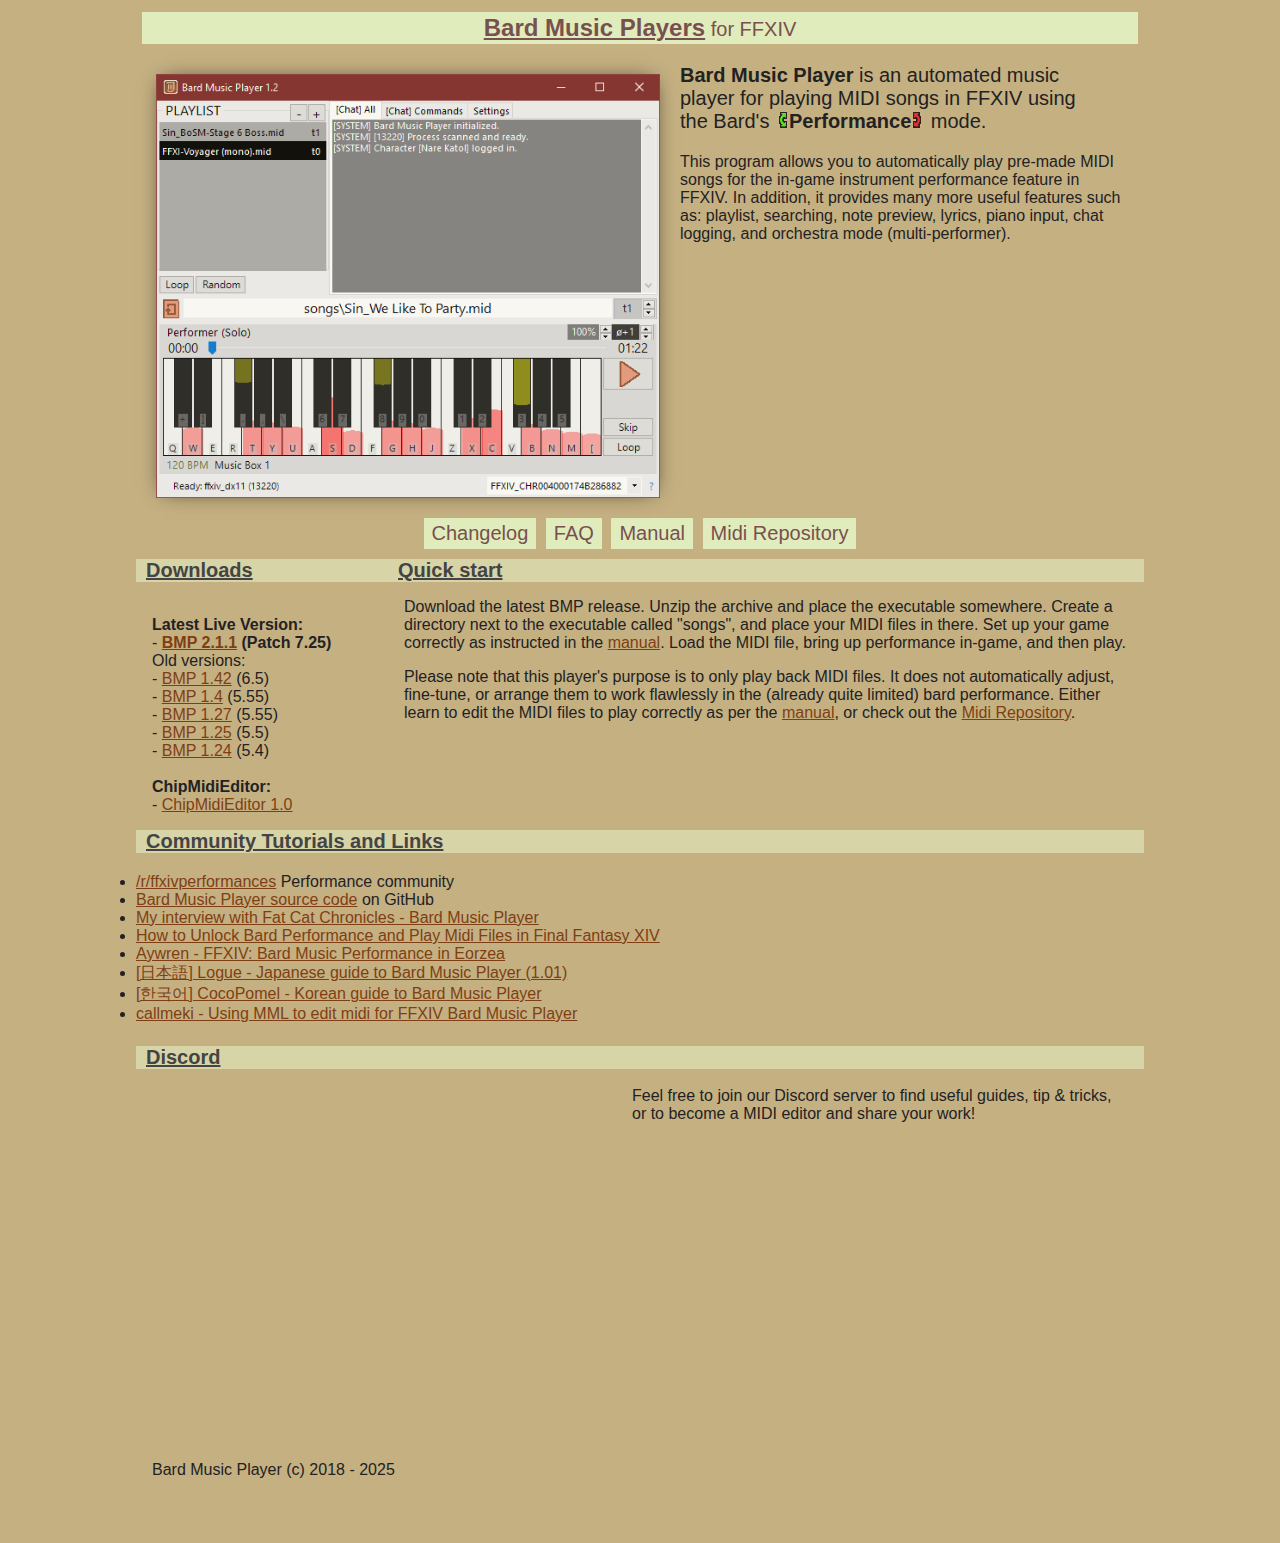
<file: Test.html>
<!DOCTYPE html>
<html>
	<head>
		<meta name="theme-color" content="#222" />
		<meta name="viewport" content="width=device-width, initial-scale=1.0, user-scalable=yes"/>
		<meta http-equiv="Content-Type" content="text/html; charset=utf-8" />
		<meta charset="utf-8" />
		<link href="style.css" rel="stylesheet"></link>
		<link rel="icon" type="image/png" href="bmpicon.png" />
		<title>Bard Music Player for FFXIV</title>
		<meta property="og:title" content="Bard Music Player for FFXIV">
		<meta property="og:image" content="https://bardmusicplayer.com/bmpicon.png">
		<meta property="og:description" content="Helping bards perform since 2017!">

<script>
window.addEventListener("load", function(e) {
	var blinky = document.getElementById("blinky");
	setInterval(function() {
		var rgb = "rgb(" + Math.floor(Math.random() * 180)
			+ "," + Math.floor(Math.random() * 180) + ","
			+ Math.floor(Math.random() * 180) + ")";
		if(blinky) {
			blinky.style.color = rgb;
		}
	}, 100);
});
</script>
	</head>
	<body>
		<div class="content">
			<div class="title"><b>Bard Music Players</b> for FFXIV</div>
			<img class="showcase" style="float:left;max-width:50%;" src="bmp.png"/>

			<p class="showcase" style="font-size:20px"><b>Bard Music Player</b> is an automated music player for playing MIDI songs in FFXIV using the Bard's <i>Performance</i> mode.</p>

			<p>This program allows you to automatically play pre-made MIDI songs for the in-game instrument performance feature in FFXIV. In addition, it provides many more useful features such as: playlist, searching, note preview, lyrics, piano input, chat logging, and orchestra mode (multi-performer).</p>
			
			
			<div style="clear:both;height:0px;"></div>
			<div class="minimenu">
				<a class="entry" href="changelog.html">Changelog</a>
				<a class="entry" href="faq.html">FAQ</a>
				<a class="entry" href="manual.html">Manual</a>
				<a class="entry" href="https://songs.bardmusicplayer.com">Midi Repository</a>
			</div>
			<div class="splitpanel">

			<div style="width:25%">
				<h4>Downloads</h4>
				<p>
				        <br/><b>Latest Live Version:</b>
					<br/>- <b><a href="http://dl.bardmusicplayer.com/bmp/2.1/BardMusicPlayer2.zip">BMP 2.1.1</a> (Patch 7.25)</b>
					<br/>Old versions:
					<br/>- <a href="https://dl.bardmusicplayer.com/bmp/legacy/FFBardMusicPlayer_1.42.zip">BMP 1.42</a> (6.5)
					<br/>- <a href="https://dl.bardmusicplayer.com/bmp/legacy/FFBardMusicPlayer_1.4.zip">BMP 1.4</a> (5.55)
					<br/>- <a href="https://dl.bardmusicplayer.com/bmp/legacy/FFBardMusicPlayer_1.27.zip">BMP 1.27</a> (5.55)
					<br/>- <a href="https://dl.bardmusicplayer.com/bmp/legacy/FFBardMusicPlayer_1.25.zip">BMP 1.25</a> (5.5)
					<br/>- <a href="https://dl.bardmusicplayer.com/bmp/legacy/FFBardMusicPlayer_1.24.zip">BMP 1.24</a> (5.4)
					<br/>
					<br/><b>ChipMidiEditor:</b>
					<br/>- <a href="https://dl.bardmusicplayer.com/chipmidieditor/ChipMidiEditor-1.0.0-Setup.exe.zip">ChipMidiEditor 1.0</a>
					<br/>
				</p>
			</div>
			<div>
				<h4>Quick start</h4>
				<p>Download the latest BMP release. Unzip the archive and place the executable somewhere. Create a directory next to the executable called "songs", and place your MIDI files in there. Set up your game correctly as instructed in the <a href="manual.html">manual</a>. Load the MIDI file, bring up performance in-game, and then play.</p>
				<p>Please note that this player's purpose is to only play back MIDI files. It does not automatically adjust, fine-tune, or arrange them to work flawlessly in the (already quite limited) bard performance. Either learn to edit the MIDI files to play correctly as per the <a href="manual.html">manual</a>, or check out the <a href="https://songs.bardmusicplayer.com/">Midi Repository</a>.</p>
			</div>
			</div>
			<h4>Community Tutorials and Links</h4>
			<ul class="linkdump" style="text-align:left">	
			</ul>
			<div>
				<li><a href="https://reddit.com/r/ffxivperformances" target="_blank">/r/ffxivperformances</a> Performance community</li>
				<li><a href="https://github.com/BardMusicPlayer/bardmusicplayer" target="_blank">Bard Music Player source code</a> on GitHub</li>
				<li><a href="https://fatcatchronicles.com/bard-music-player/" target="_blank">My interview with Fat Cat Chronicles - Bard Music Player</a></li>
				<li><a href="https://www.youtube.com/watch?v=LJIjevBUYd4" target="_blank">How to Unlock Bard Performance and Play Midi Files in Final Fantasy XIV</a></li>
				<li><a href="https://aywren.com/2018/10/22/ffxiv-bard-music-performance-in-eorzea/" target="_blank">Aywren - FFXIV: Bard Music Performance in Eorzea</a></li>
				<li><a href="https://twitter.com/i/moments/1062695683038240773" target="_blank">[日本語] Logue - Japanese guide to Bard Music Player (1.01)</a></li>
				<li><a href="https://docs.google.com/document/d/1EL4Q10PsbKjx4Zby_NblOp6hKQS6R042aWsjMm9XeE4/edit" target="_blank">[한국어] CocoPomel - Korean guide to Bard Music Player</a></li>
				<li><a href="https://docs.google.com/presentation/d/1Fei3WL8TciD0OPqbGWts7hrLXpJUM9uGOA121x2yZwQ/edit?usp=sharing" target="_blank">callmeki - Using MML to edit midi for FFXIV Bard Music Player</a></li>
			<br/>
			</ul>
			</div>

			<h4>Discord</h4>
			<div class="content">
			<iframe class="showcase" style="float:left;max-width:50%;" src="https://discord.com/widget?id=1361449015245541448&theme=dark" width="450" height="350" allowtransparency="true" frameborder="0">

			<p class="showcase" style="font-size:20px"><b>Bard Music Player</b> is an automated music player for playing MIDI songs in FFXIV using the Bard's <i>Performance</i> mode.</p>

			<p>This program allows you to automatically play pre-made MIDI songs for the in-game instrument performance feature in FFXIV. In addition, it provides many more useful features such as: playlist, searching, note preview, lyrics, piano input, chat logging, and orchestra mode (multi-performer).</p>
			<div style="clear:both;height:0px;"></div>
			<iframe src="https://discord.com/widget?id=1361449015245541448&theme=dark" width="450" height="250" allowtransparency="true" frameborder="0"></iframe>
			<p>Feel free to join our Discord server to find useful guides, tip & tricks, or to become a MIDI editor and share your work!</p>
		
			</div>
			
			            <p style="clear:both; text-align:leftrgin-top:20px;">Bard Music Player (c) 2018 - 2025</p>

			<br/><br/>
		</div>
	</body>
</html>
</file>
<file: style.css>
body { background-color:#c5b082; }
.content a { color:#7f3f13; }
.content h4, .content h5 { background-color:#d7d4a7; }
.minimenu > .entry,
.title, input[type="submit"] {
	background-color:#e0ecbb;
	color:#795050; }
.minimenu > .entry.selected {
	color:#e0ecbb;
	background-color:#795050; }

img.showcase {
	margin:0 auto;
	display:block;
	opacity:0.9;
	width:100%;
	height:auto;
	box-shadow:0 0 20px -8px black;
}

html {
	font-family:"Segoe UI", sans-serif;
	font-size:15pt;
}

body {
	margin:0 auto;
	max-width:1020px;
	color:#222;
}

.content {
	padding:2px 6px;
}

.content .announcement {
	background:#ffffd0;
	padding:6px;
	margin:20px auto;
	border: 2px dashed black;
	text-align:center;
}


.content pre {
	margin:4px 0;
}

.content h3 {
	clear:both;
	text-align:center;
	font-size:120%;
	font-weight:normal;
	margin:10px 0;
}

.content h4 {
	margin:0;
	padding:0 10px;
	color:#444;
	font-weight:600;
	text-decoration:underline;
}
.content h4+p {
	background-color:transparent;
}


.content h5:before{
	content: "———";
	color:#888;
	padding:0 10px;
}
.content h5 {
	position:relative;
	margin:2px 0;
	background-clip:content-box;
	font-weight:normal;
}

.content p {
	padding:0 16px;
	font-size:16px;
}
.content i {
	font-style:normal;
	font-weight:600;
	margin:0 2px;
	display:inline-block;
}
.content table.cmdlist {
	margin:0 20px;
	font-size:14px;
	width:100%;
}
.content table.cmdlist tr td:first-child {
	vertical-align:top;
}
.content i:before, .content i:after {
	width:8px; height:16px;
	padding:0 2px;
	content:" ";
	display:inline-block;
	background-repeat:no-repeat;
	background-position:center;
}
.content i:before {
	background-image:url('[data-uri]');
}
.content i:after {
	background-image:url('[data-uri]');
}

.content ul {
	list-style-type:square;
}
.content ul.linkdump {
	margin-left:auto;
	margin-right:auto;
	max-width:500px;
	list-style-type:none;
}
.content li {
	font-size:initial;
}

.content code {
	background:lightgray;
	padding:2px;
}

.content .yt-video {
	text-align:center;
	display:block;
	color:darkred;
	text-decoration:none;
	padding:4px 0;
}

.yt-video:before {
	content:" ";
	width:45px;
	height:32px;
	display:inline-block;
	vertical-align:-25%;
	background-image:url('[data-uri]');
	background-repeat:no-repeat;
	background-position:center;
}

.title {
	margin:10px 6px;
	padding:2px 16px;
	font-weight:400;
	display:block;
	text-align:center;
}

.title > b {
	text-decoration:underline;
	font-size:18pt;
}

div.dashed {
	margin:10px;
	border:1px dashed black;
}

p.smallnote {
	font-size:14px;
}
p.note {
	font-style:italic;
	position:relative;
	margin:0 auto;
	text-align:center;
	max-width:500px;
}
p.note:before {content:"※";position:absolute;right:100%;}

.content figcaption {
	text-align:center;
	font-size:15px;
	font-style:italic;
}

#donate {
	display:block;
	text-align:center;
}
#donate:target > input[type="submit"] {
	box-shadow:0 0 16px 2px #f4f4c6;
}
.content > .showcase {
	margin:20px;
	vertical-align:center;
}

.minimenu {
	text-align:center;
}
.minimenu > .entry {
	display:inline-block;
	margin:10px 2px;
	margin-top:0;
	padding:4px 8px;
	text-decoration:none;
}

.videothumbs{
	text-align:center;
}

.splitpanel {
	display:table-row;
}
.splitpanel > div {
	display:table-cell;
}

figure {
	margin:0;
	overflow:hidden;
}

#discord-widget .widgetHeader-2Hz_Ln {
	padding:0;
}

.i-cant-read {
	font-weight:bold;
	color:red;
	font-size:18px;
}

blink {
   animation-duration: 0.2s;
   animation-name: blinky;
   animation-iteration-count: infinite;
   animation-timing-function: steps(1, start);
}
@keyframes blinky {
   50% {
	   visibility: hidden;
   }
}

@media (max-width:620px) {
	figure > img {
		width:100%;
		height:auto;
	}
	.splitpanel > div {
		display:block;
		width:100% !important;
	}
}
</file>
